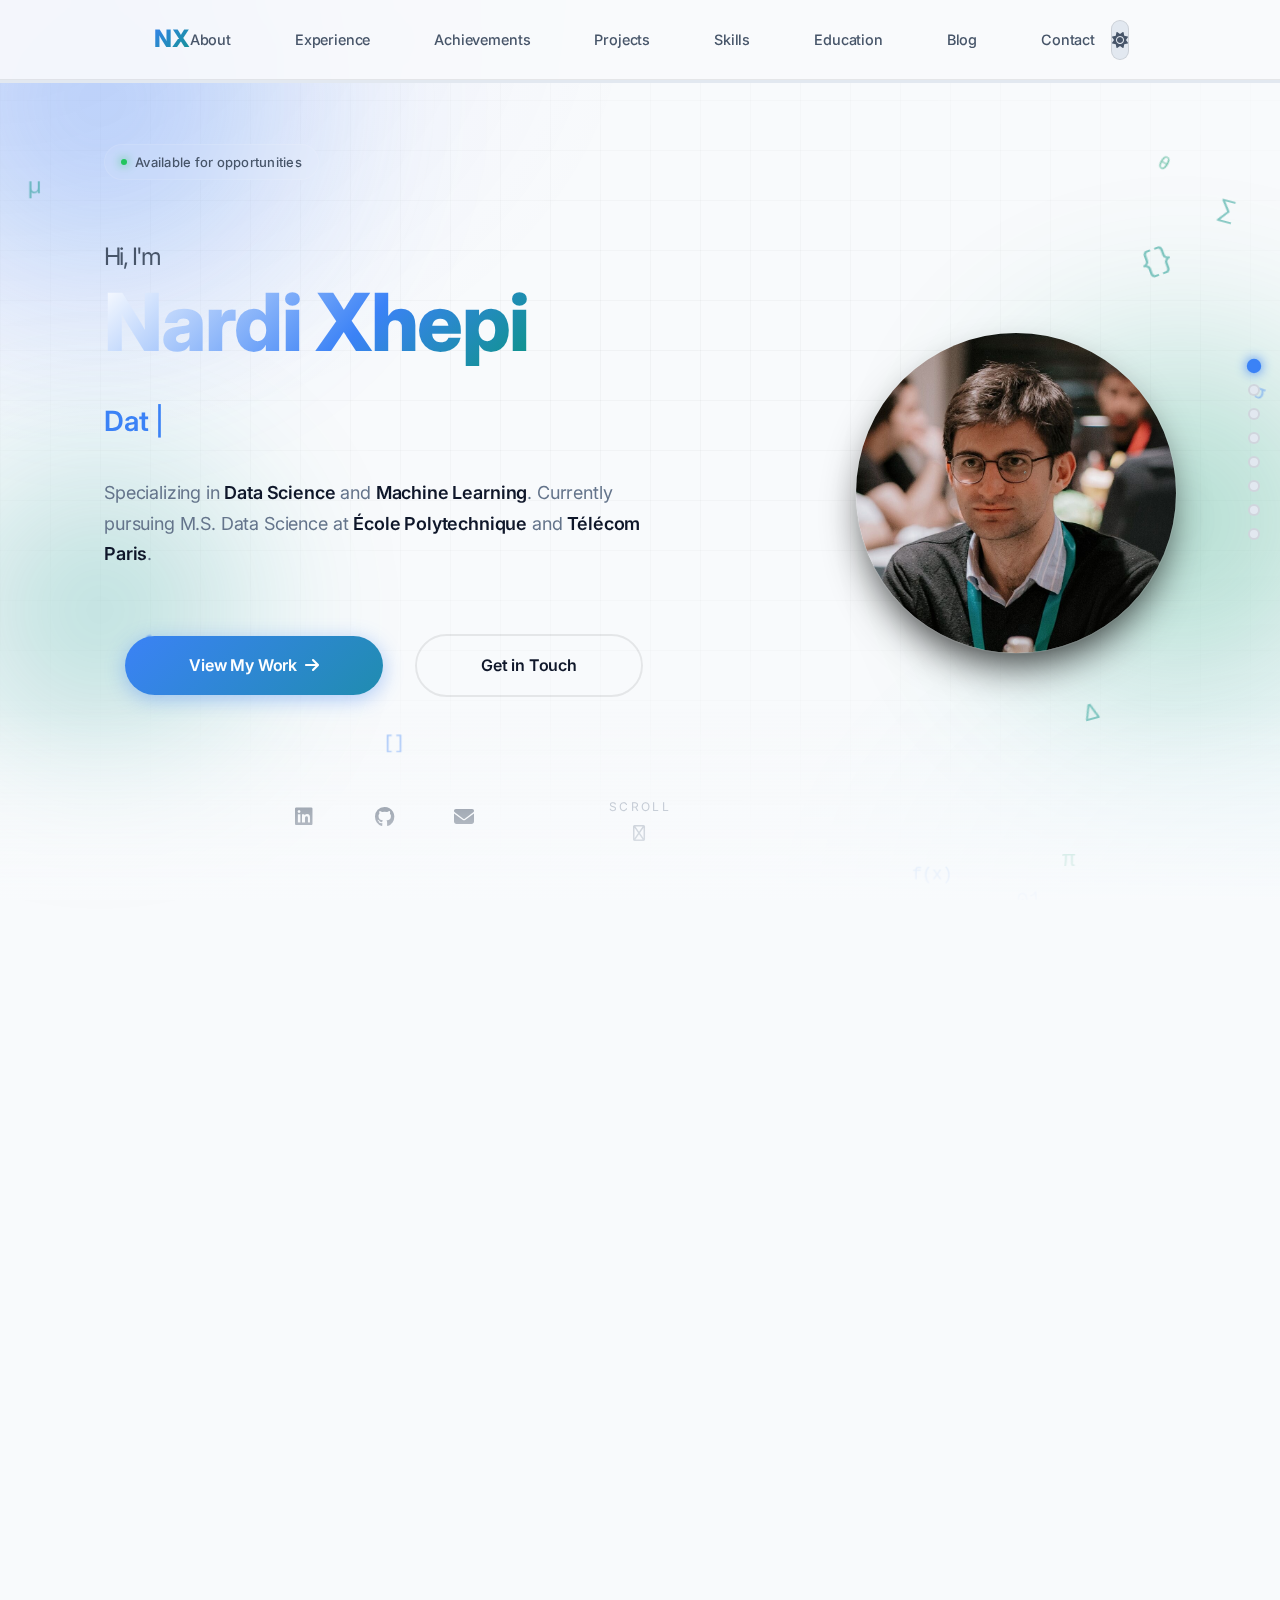
<file: index.html>
<!DOCTYPE html>
<html lang="en">

<head>
    <meta charset="UTF-8">
    <meta name="viewport" content="width=device-width, initial-scale=1.0">
    <meta name="description"
        content="Nardi Xhepi - Data Scientist & ML Engineer specializing in LLMs, RAG Pipelines, and Time Series Analysis">
    <meta name="keywords" content="Data Science, Machine Learning, LLM, RAG, Time Series, Python, PyTorch">
    <meta name="author" content="Nardi Xhepi">
    <title>Nardi Xhepi | Data Scientist & ML Engineer</title>

    <!-- Fonts -->
    <link rel="preconnect" href="https://fonts.googleapis.com">
    <link rel="preconnect" href="https://fonts.gstatic.com" crossorigin>
    <link
        href="https://fonts.googleapis.com/css2?family=Inter:wght@300;400;500;600;700;800&family=JetBrains+Mono:wght@400;500&display=swap"
        rel="stylesheet">

    <!-- Font Awesome -->
    <link rel="stylesheet" href="https://cdnjs.cloudflare.com/ajax/libs/font-awesome/6.5.1/css/all.min.css">

    <!-- Styles -->
    <link rel="stylesheet" href="assets/css/main.css">
</head>

<body>
    <!-- Visual Continuity Elements -->
    <div class="scroll-progress">
        <div class="scroll-progress-bar" id="scroll-progress"></div>
    </div>

    <!-- Flowing gradient orbs -->
    <div class="flow-orb flow-orb-1" id="orb1"></div>
    <div class="flow-orb flow-orb-2" id="orb2"></div>
    <div class="flow-orb flow-orb-3" id="orb3"></div>

    <!-- Background mesh -->
    <div class="gradient-mesh"></div>

    <!-- Floating Quick Navigation -->
    <nav class="floating-nav" id="floating-nav">
        <button class="floating-nav-dot active" data-section="hero" data-label="Home" aria-label="Go to Home"></button>
        <button class="floating-nav-dot" data-section="about" data-label="About" aria-label="Go to About"></button>
        <button class="floating-nav-dot" data-section="experience" data-label="Experience"
            aria-label="Go to Experience"></button>
        <button class="floating-nav-dot" data-section="projects" data-label="Projects"
            aria-label="Go to Projects"></button>
        <button class="floating-nav-dot" data-section="achievements" data-label="Achievements"
            aria-label="Go to Achievements"></button>
        <button class="floating-nav-dot" data-section="skills" data-label="Skills" aria-label="Go to Skills"></button>
        <button class="floating-nav-dot" data-section="education" data-label="Education"
            aria-label="Go to Education"></button>
        <button class="floating-nav-dot" data-section="contact" data-label="Contact"
            aria-label="Go to Contact"></button>
    </nav>

    <!-- Navigation -->
    <nav class="navbar" id="navbar">
        <div class="nav-container">
            <a href="#" class="nav-logo">
                <span class="logo-text">NX</span>
            </a>
            <ul class="nav-menu" id="nav-menu">
                <li><a href="#about" class="nav-link">About</a></li>
                <li><a href="#experience" class="nav-link">Experience</a></li>
                <li><a href="#achievements" class="nav-link">Achievements</a></li>
                <li><a href="#projects" class="nav-link">Projects</a></li>
                <li><a href="#skills" class="nav-link">Skills</a></li>
                <li><a href="#education" class="nav-link">Education</a></li>
                <li><a href="blog.html" class="nav-link">Blog</a></li>
                <li><a href="#contact" class="nav-link">Contact</a></li>
            </ul>
            <button class="theme-toggle" id="theme-toggle" aria-label="Toggle theme">
                <i class="fas fa-moon" id="theme-icon"></i>
            </button>
            <button class="nav-toggle" id="nav-toggle" aria-label="Toggle navigation">
                <span class="hamburger"></span>
            </button>
        </div>
    </nav>

    <!-- Hero Section -->
    <section class="hero" id="hero">
        <div class="hero-bg">
            <div class="hero-gradient"></div>
            <div class="hero-grid"></div>
            <!-- Subtle Data Science Nodes - positioned at edges only -->
            <!-- 3D Data Science Symbol Cloud -->
            <div class="data-cloud">
                <div class="cloud-wrapper">
                    <div class="ds-symbol s1">∑</div>
                    <div class="ds-symbol s2">∫</div>
                    <div class="ds-symbol s3">π</div>
                    <div class="ds-symbol s4">µ</div>
                    <div class="ds-symbol s5">σ</div>
                    <div class="ds-symbol s6">λ</div>
                    <div class="ds-symbol s7">Δ</div>
                    <div class="ds-symbol s8">∇</div>
                    <div class="ds-symbol s9">θ</div>
                    <div class="ds-symbol s10">ε</div>
                    <div class="ds-symbol s11">f(x)</div>
                    <div class="ds-symbol s12">!=</div>
                    <div class="ds-symbol s13">{}</div>
                    <div class="ds-symbol s14">[]</div>
                    <div class="ds-symbol s15">&lt;/&gt;</div>
                    <div class="ds-symbol s16">#</div>
                    <div class="ds-symbol s17">01</div>
                    <div class="ds-symbol s18">β</div>
                    <div class="ds-symbol s19">∞</div>
                    <div class="ds-symbol s20">≈</div>
                </div>
            </div>
        </div>
        <div class="hero-wrapper">
            <div class="hero-content">
                <div class="hero-badge">
                    <span class="badge-dot"></span>
                    Available for opportunities
                </div>
                <h1 class="hero-title">
                    <span class="greeting">Hi, I'm</span>
                    <span class="name">Nardi Xhepi</span>
                </h1>
                <p class="hero-subtitle">
                    <span class="typed-text">Data Scientist</span>
                    <span class="cursor">|</span>
                </p>
                <p class="hero-description">
                    Specializing in <strong>Data Science</strong> and <strong>Machine Learning</strong>.
                    Currently pursuing M.S. Data Science at <strong>École Polytechnique</strong> and <strong>Télécom
                        Paris</strong>.
                </p>
                <div class="hero-cta">
                    <a href="#projects" class="btn btn-primary">
                        <span>View My Work</span>
                        <i class="fas fa-arrow-right"></i>
                    </a>
                    <a href="#contact" class="btn btn-secondary">
                        <span>Get in Touch</span>
                    </a>
                </div>
                <div class="hero-social">
                    <a href="https://www.linkedin.com/in/nardi-xhepi/" target="_blank" rel="noopener"
                        aria-label="LinkedIn">
                        <i class="fab fa-linkedin"></i>
                    </a>
                    <a href="https://github.com/nardi-xhepi" target="_blank" rel="noopener" aria-label="GitHub">
                        <i class="fab fa-github"></i>
                    </a>
                    <a href="mailto:nardi.xhepi@polytechnique.edu" aria-label="Email">
                        <i class="fas fa-envelope"></i>
                    </a>
                </div>
            </div>
            <div class="hero-photo" id="hero-photo">
                <div class="hero-photo-frame">
                    <img src="assets/images/photo_n.jpg" alt="Nardi Xhepi">
                    <div class="hero-photo-glow"></div>
                </div>
            </div>
        </div>
        </div>
        <div class="hero-scroll">
            <a href="#about" class="scroll-indicator">
                <span>Scroll</span>
                <i class="fas fa-chevron-down"></i>
            </a>
        </div>
    </section>

    <!-- About Section -->
    <section class="section about" id="about">
        <div class="container">
            <div class="section-header">
                <span class="section-tag">Introduction</span>
                <h2 class="section-title">About Me</h2>
            </div>
            <div class="about-content">
                <div class="about-image" id="about-photo-target">
                    <div class="image-frame">
                        <div class="image-placeholder">
                            <img src="assets/images/photo_n.jpg" alt="Nardi Xhepi">
                        </div>
                        <div class="image-decoration"></div>
                    </div>
                </div>
                <div class="about-text">
                    <p class="about-intro">
                        I'm a <strong>Data Scientist</strong> and <strong>Machine Learning Engineer</strong> passionate
                        about
                        building intelligent systems that solve real-world problems.
                    </p>
                    <div class="about-stats">
                        <div class="stat">
                            <span class="stat-number">2+</span>
                            <span class="stat-label">Years Experience</span>
                        </div>
                        <div class="stat">
                            <span class="stat-number">3</span>
                            <span class="stat-label">Hackathon Awards</span>
                        </div>
                        <div class="stat">
                            <span class="stat-number">5</span>
                            <span class="stat-label">Spoken Languages</span>
                        </div>
                    </div>
                </div>
            </div>
        </div>
    </section>

    <!-- Experience Section -->
    <section class="section experience" id="experience">
        <div class="container">
            <div class="section-header experience-header-flex">
                <div class="header-content">
                    <span class="section-tag">Career</span>
                    <h2 class="section-title">Experience</h2>
                </div>
                <a href="assets/CV.pdf" class="resume-btn" target="_blank" aria-label="Download Resume">
                    <i class="fas fa-file-pdf"></i>
                    <span>Download CV</span>
                </a>
            </div>
            <div class="xp-carousel-container">
                <div class="xp-track" id="experience-track">
                    <!-- Dassault Systèmes -->
                    <article class="experience-card glass-card xp-slide active">
                        <div class="company-logo">
                            <img src="assets/images/logo_dassault.png" alt="Dassault Systèmes">
                        </div>
                        <div class="experience-content">
                            <div class="experience-header">
                                <div>
                                    <h3>Research Scientist Intern</h3>
                                    <span class="company-name">Dassault Systèmes</span>
                                </div>
                                <span class="experience-date">Feb 2025 – Aug 2025</span>
                            </div>
                            <p class="experience-role">LLM & AI Agents – ENOVIA</p>
                            <ul class="experience-details">
                                <li>Engineered next-gen Generative AI features for ENOVIA, designing <strong>RAG
                                        pipelines</strong> backed by Qdrant and domain-specific Knowledge Graphs</li>
                                <li>Benchmarked multiple open-weights models (Mistral Small, SmolLM 3B, Llama 3.1) for
                                    entity extraction tasks</li>
                                <li>Implemented hybrid retrieval strategies combining BM25 with early and late
                                    interaction
                                    mechanisms</li>
                            </ul>
                            <div class="experience-tags">
                                <span class="tag">LLM</span>
                                <span class="tag">RAG</span>
                                <span class="tag">Knowledge Graphs</span>
                                <span class="tag">Qdrant</span>
                            </div>
                        </div>
                    </article>

                    <!-- EDF -->
                    <article class="experience-card glass-card xp-slide">
                        <div class="company-logo">
                            <img src="assets/images/logo_edf.png" alt="EDF">
                        </div>
                        <div class="experience-content">
                            <div class="experience-header">
                                <div>
                                    <h3>Research Scientist Intern</h3>
                                    <span class="company-name">Électricité de France (EDF)</span>
                                </div>
                                <span class="experience-date">July 2024 – Jan 2025</span>
                            </div>
                            <p class="experience-role">Anomaly Detection Algorithms at DOAAT</p>
                            <ul class="experience-details">
                                <li>Designed ensemble-based anomaly detection algorithms improving <strong>AUC-PR by
                                        15%</strong>, potentially preventing €60M in annual losses</li>
                                <li>Worked on time series analysis and feature-based latent space representation</li>
                                <li>Developed ensemble methods that outperformed previous approaches on EDF's time
                                    series
                                    anomaly detection</li>
                            </ul>
                            <div class="experience-tags">
                                <span class="tag">Time Series</span>
                                <span class="tag">Anomaly Detection</span>
                                <span class="tag">Ensemble Methods</span>
                                <span class="tag">Python</span>
                            </div>
                        </div>
                    </article>
                </div>

                <!-- Carousel Controls -->
                <div class="xp-controls">
                    <button class="xp-btn xp-prev" aria-label="Previous Experience">
                        <i class="fas fa-arrow-left"></i>
                    </button>
                    <div class="xp-indicators">
                        <div class="xp-progress-bar">
                            <div class="xp-progress-fill" id="xp-progress-fill"></div>
                        </div>
                        <span class="xp-count" id="xp-count">1 / 2</span>
                    </div>
                    <button class="xp-btn xp-next" aria-label="Next Experience">
                        <i class="fas fa-arrow-right"></i>
                    </button>
                </div>
            </div>
        </div>
    </section>

    <!-- Achievements Section -->
    <section class="section achievements" id="achievements">
        <div class="container">
            <div class="section-header">
                <span class="section-tag">Recognition</span>
                <h2 class="section-title">Achievements</h2>
            </div>
            <div class="achievements-grid">
                <!-- BendingSpoons -->
                <article class="achievement-card glass-card">
                    <div class="achievement-logo white-bg fill-container">
                        <img src="assets/images/logo_bs.jpg" alt="BendingSpoons">
                    </div>
                    <div class="achievement-content">
                        <h3>BendingSpoons First Ascent</h3>
                        <span class="achievement-date">November 2025 • Milan, Italy</span>
                        <p>Selected among the <strong>top 20 students in France</strong> to participate in
                            BendingSpoons' exclusive First Ascent event.</p>
                    </div>
                </article>

                <!-- D4GEN -->
                <article class="achievement-card glass-card">
                    <div class="achievement-logo fill-container">
                        <img src="assets/images/logo_d4g.png" alt="D4GEN">
                    </div>
                    <div class="achievement-content">
                        <h3>D4GEN Hackathon Genopole</h3>
                        <span class="achievement-date">May 2025 • 2nd Place</span>
                        <p>Biotechnology competition for patient-specific breast cancer treatment solution, competing
                            against 100+ researchers.</p>
                    </div>
                </article>

                <!-- Hi!Paris -->
                <article class="achievement-card glass-card">
                    <div class="achievement-logo white-bg">
                        <img src="assets/images/logo_hiparis.png" alt="Hi!Paris">
                    </div>
                    <div class="achievement-content">
                        <h3>Hi!Paris Hackathon</h3>
                        <span class="achievement-date">2024 & 2025 • Technical Excellence Award</span>
                        <p><strong>2x Winner</strong> – Achieved the highest technical score both years using advanced
                            ML ensemble methods.</p>
                        <div class="certificate-links">
                            <a href="https://www.smartcertificate.com/SmartCertificate/?1%7c49786939-fdaa-4724-975d-cbba7d676dc1%7c775f0fec-e805-468c-9b5b-d86bbdcfa2a3"
                                target="_blank" rel="noopener" class="certificate-badge">
                                <i class="fas fa-certificate"></i> 2024 Certificate
                            </a>
                            <a href="https://www.smartcertificate.com/SmartCertificate/?1%7c168e2cc0-3f0e-407b-8596-2d390290747e%7c6146f825-93ea-4610-ae59-2ae5f9b462b6"
                                target="_blank" rel="noopener" class="certificate-badge">
                                <i class="fas fa-certificate"></i> 2025 Certificate
                            </a>
                        </div>
                    </div>
                </article>
            </div>
        </div>
    </section>

    <!-- Projects Section -->
    <section class="section projects" id="projects">
        <div class="container">
            <div class="section-header">
                <span class="section-tag">Portfolio</span>
                <h2 class="section-title">Featured Projects</h2>
            </div>
            <div class="project-filters">
                <button class="filter-btn active" data-filter="all">All</button>
                <button class="filter-btn" data-filter="llm">LLM & NLP</button>
                <button class="filter-btn" data-filter="timeseries">Time Series</button>
                <button class="filter-btn" data-filter="ml">Machine Learning</button>
            </div>
            <div class="projects-grid">
                <article class="project-card glass-card" data-category="llm">
                    <div class="project-image">
                        <div class="project-placeholder">
                            <i class="fas fa-robot"></i>
                        </div>
                        <div class="project-overlay">
                            <a href="#" class="project-link" aria-label="View Project">
                                <i class="fas fa-external-link-alt"></i>
                            </a>
                            <a href="#" class="project-link" aria-label="View Code">
                                <i class="fab fa-github"></i>
                            </a>
                        </div>
                    </div>
                    <div class="project-content">
                        <h3>RAG Pipeline for Enterprise Search</h3>
                        <p>Built a production-ready RAG system using Qdrant vector database and domain-specific
                            knowledge graphs for intelligent document retrieval.</p>
                        <div class="project-tags">
                            <span class="tag">Python</span>
                            <span class="tag">LangChain</span>
                            <span class="tag">Qdrant</span>
                        </div>
                    </div>
                </article>

                <article class="project-card glass-card" data-category="timeseries">
                    <div class="project-image">
                        <div class="project-placeholder">
                            <i class="fas fa-chart-line"></i>
                        </div>
                        <div class="project-overlay">
                            <a href="#" class="project-link" aria-label="View Project">
                                <i class="fas fa-external-link-alt"></i>
                            </a>
                            <a href="#" class="project-link" aria-label="View Code">
                                <i class="fab fa-github"></i>
                            </a>
                        </div>
                    </div>
                    <div class="project-content">
                        <h3>Ensemble Anomaly Detection</h3>
                        <p>Developed ensemble methods for power system anomaly detection, achieving 15% AUC-PR
                            improvement and preventing potential €60M losses.</p>
                        <div class="project-tags">
                            <span class="tag">PyTorch</span>
                            <span class="tag">Scikit-learn</span>
                            <span class="tag">Time Series</span>
                        </div>
                    </div>
                </article>

                <article class="project-card glass-card" data-category="ml">
                    <div class="project-image">
                        <div class="project-placeholder">
                            <i class="fas fa-water"></i>
                        </div>
                        <div class="project-overlay">
                            <a href="#" class="project-link" aria-label="View Project">
                                <i class="fas fa-external-link-alt"></i>
                            </a>
                            <a href="#" class="project-link" aria-label="View Code">
                                <i class="fab fa-github"></i>
                            </a>
                        </div>
                    </div>
                    <div class="project-content">
                        <h3>Groundwater Level Prediction</h3>
                        <p>Hi!Paris Hackathon winner: Stacking ensemble approach achieving highest F1 score on
                            groundwater level predictions.</p>
                        <div class="project-tags">
                            <span class="tag">XGBoost</span>
                            <span class="tag">Ensemble</span>
                            <span class="tag">Python</span>
                        </div>
                    </div>
                </article>

                <article class="project-card glass-card" data-category="ml">
                    <div class="project-image">
                        <div class="project-placeholder">
                            <i class="fas fa-dna"></i>
                        </div>
                        <div class="project-overlay">
                            <a href="#" class="project-link" aria-label="View Project">
                                <i class="fas fa-external-link-alt"></i>
                            </a>
                            <a href="#" class="project-link" aria-label="View Code">
                                <i class="fab fa-github"></i>
                            </a>
                        </div>
                    </div>
                    <div class="project-content">
                        <h3>Breast Cancer Treatment Optimization</h3>
                        <p>D4GEN Hackathon finalist: Patient-specific breast cancer treatment solution using ML for
                            personalized medicine.</p>
                        <div class="project-tags">
                            <span class="tag">Biotech</span>
                            <span class="tag">ML</span>
                            <span class="tag">Healthcare</span>
                        </div>
                    </div>
                </article>

                <article class="project-card glass-card" data-category="timeseries llm">
                    <div class="project-image">
                        <div class="project-placeholder">
                            <i class="fas fa-rocket"></i>
                        </div>
                        <div class="project-overlay">
                            <a href="#" class="project-link" aria-label="View Project">
                                <i class="fas fa-external-link-alt"></i>
                            </a>
                            <a href="#" class="project-link" aria-label="View Code">
                                <i class="fab fa-github"></i>
                            </a>
                        </div>
                    </div>
                    <div class="project-content">
                        <h3>Autonomous Moon Lander</h3>
                        <p>Reinforcement learning implementation using Augmented Random Search in Java, simulating
                            autonomous lunar landing.</p>
                        <div class="project-tags">
                            <span class="tag">Java</span>
                            <span class="tag">RL</span>
                            <span class="tag">Simulation</span>
                        </div>
                    </div>
                </article>
            </div>
        </div>
    </section>

    <!-- Skills Section -->
    <section class="section skills" id="skills">
        <div class="container">
            <div class="section-header">
                <span class="section-tag">Expertise</span>
                <h2 class="section-title">Skills & Technologies</h2>
            </div>
            <div class="skills-grid">
                <div class="skill-category glass-card">
                    <div class="skill-icon">
                        <i class="fas fa-brain"></i>
                    </div>
                    <h3>AI & Machine Learning</h3>
                    <div class="skill-tags">
                        <span class="skill-tag">Python</span>
                        <span class="skill-tag">PyTorch</span>
                        <span class="skill-tag">TensorFlow</span>
                        <span class="skill-tag">Transformers</span>
                        <span class="skill-tag">Scikit-learn</span>
                        <span class="skill-tag">Time Series</span>
                        <span class="skill-tag">Optimization</span>
                    </div>
                </div>

                <div class="skill-category glass-card">
                    <div class="skill-icon">
                        <i class="fas fa-robot"></i>
                    </div>
                    <h3>Generative AI & Data</h3>
                    <div class="skill-tags">
                        <span class="skill-tag">LLMs</span>
                        <span class="skill-tag">RAG Pipelines</span>
                        <span class="skill-tag">AI Agents</span>
                        <span class="skill-tag">Knowledge Graphs</span>
                        <span class="skill-tag">Qdrant</span>
                        <span class="skill-tag">Streamlit</span>
                    </div>
                </div>

                <div class="skill-category glass-card">
                    <div class="skill-icon">
                        <i class="fas fa-code"></i>
                    </div>
                    <h3>Development Tools</h3>
                    <div class="skill-tags">
                        <span class="skill-tag">Git</span>
                        <span class="skill-tag">GitHub</span>
                        <span class="skill-tag">Bash</span>
                        <span class="skill-tag">Linux</span>
                        <span class="skill-tag">Docker</span>
                    </div>
                </div>

                <div class="skill-category glass-card">
                    <div class="skill-icon">
                        <i class="fas fa-globe"></i>
                    </div>
                    <h3>Languages</h3>
                    <div class="skill-tags">
                        <span class="skill-tag">French (Fluent)</span>
                        <span class="skill-tag">English (Fluent)</span>
                        <span class="skill-tag">Albanian (Fluent)</span>
                        <span class="skill-tag">Italian (Intermediate)</span>
                        <span class="skill-tag">German (Basic)</span>
                    </div>
                </div>
            </div>
        </div>
    </section>

    <!-- Education Section -->
    <section class="section education" id="education">
        <div class="container">
            <div class="section-header">
                <span class="section-tag">Background</span>
                <h2 class="section-title">Education</h2>
            </div>
            <div class="education-grid">
                <!-- École Polytechnique -->
                <article class="education-card glass-card">
                    <div class="education-logo fill-container">
                        <img src="assets/images/logo_x.jpg" alt="École Polytechnique">
                    </div>
                    <div class="education-content">
                        <h3>École Polytechnique</h3>
                        <p class="education-degree">Master in Data Science</p>
                        <span class="education-date">Sept 2024 – Present • Saclay, France</span>
                        <p class="education-details">Deep Learning for Time Series, Optimization for Data Science,
                            Statistical Learning Theory, Data Stream Processing</p>
                    </div>
                </article>

                <!-- Telecom Paris -->
                <article class="education-card glass-card">
                    <div class="education-logo">
                        <img src="assets/images/logo_tp.png" alt="Telecom SudParis">
                    </div>
                    <div class="education-content">
                        <h3>Télécom Paris</h3>
                        <p class="education-degree">Master in AI</p>
                        <span class="education-date">Sept 2025 – Present • Palaiseau, France</span>
                        <p class="education-details">Deep Learning, Generative AI,Reinforcement Learning</p>
                    </div>
                </article>

                <!-- Telecom SudParis -->
                <article class="education-card glass-card">
                    <div class="education-logo">
                        <img src="assets/images/logo_tsp.svg" alt="Telecom SudParis">
                    </div>
                    <div class="education-content">
                        <h3>Telecom SudParis</h3>
                        <p class="education-degree">Computer Science & Data Science</p>
                        <span class="education-date">Sept 2022 – Present • Évry, France</span>
                        <p class="education-details">Machine Learning, Deep Learning, Reinforcement Learning, Algorithms
                            & Data Structures</p>
                    </div>
                </article>

                <!-- Lycée Saint-Louis -->
                <article class="education-card glass-card">
                    <div class="education-logo">
                        <img src="assets/images/lycee.png" alt="Lycée Saint-Louis">
                    </div>
                    <div class="education-content">
                        <h3>Lycée Saint-Louis</h3>
                        <p class="education-degree">Preparatory Classes (CPGE)</p>
                        <span class="education-date">Sept 2019 – Sept 2022 • Paris, France</span>
                        <p class="education-details">Mathematics & Physics intensive program. Research: Autonomous moon
                            lander using RL.</p>
                    </div>
                </article>
            </div>
        </div>
    </section>

    <!-- Contact Section -->
    <section class="section contact" id="contact">
        <div class="container">
            <div class="section-header">
                <span class="section-tag">Get in Touch</span>
                <h2 class="section-title">Let's Connect</h2>
            </div>
            <div class="contact-content" style="display: flex; justify-content: center;">
                <div class="contact-info" style="text-align: center; max-width: 600px;">
                    <p class="contact-intro">
                        I'm always open to discussing new opportunities, interesting projects,
                        or potential collaborations in data science and machine learning.
                    </p>
                    <div class="contact-methods">
                        <a href="mailto:nardi.xhepi@polytechnique.edu" class="contact-method">
                            <i class="fas fa-envelope"></i>
                            <span>nardi.xhepi@polytechnique.edu</span>
                        </a>
                        <a href="https://www.linkedin.com/in/nardi-xhepi/" target="_blank" rel="noopener"
                            class="contact-method">
                            <i class="fab fa-linkedin"></i>
                            <span>linkedin.com/in/nardi-xhepi</span>
                        </a>
                        <a href="https://github.com/nardi-xhepi" target="_blank" rel="noopener" class="contact-method">
                            <i class="fab fa-github"></i>
                            <span>github.com/nardi-xhepi</span>
                        </a>
                    </div>
                </div>
            </div>
        </div>
    </section>

    <!-- Footer -->
    <footer class="footer">
        <div class="container">
            <div class="footer-content">
                <div class="footer-brand">
                    <span class="logo-text">NX</span>
                    <p>Data Scientist & ML Engineer</p>
                </div>
                <div class="footer-links">
                    <a href="#about">About</a>
                    <a href="#experience">Experience</a>
                    <a href="#projects">Projects</a>
                    <a href="#blog">Blog</a>
                    <a href="#contact">Contact</a>
                </div>
                <div class="footer-social">
                    <a href="https://www.linkedin.com/in/nardi-xhepi/" target="_blank" rel="noopener"
                        aria-label="LinkedIn">
                        <i class="fab fa-linkedin"></i>
                    </a>
                    <a href="https://github.com/nardi-xhepi" target="_blank" rel="noopener" aria-label="GitHub">
                        <i class="fab fa-github"></i>
                    </a>
                    <a href="mailto:nardi.xhepi@polytechnique.edu" aria-label="Email">
                        <i class="fas fa-envelope"></i>
                    </a>
                </div>
            </div>
            <div class="footer-bottom">
                <p>&copy; 2025 Nardi Xhepi. All rights reserved.</p>
                <p class="footer-note">Built with ❤️ and a lot of ☕</p>
            </div>
        </div>
    </footer>

    <!-- Scripts -->
    <script src="assets/js/main.js"></script>
</body>

</html>
</file>
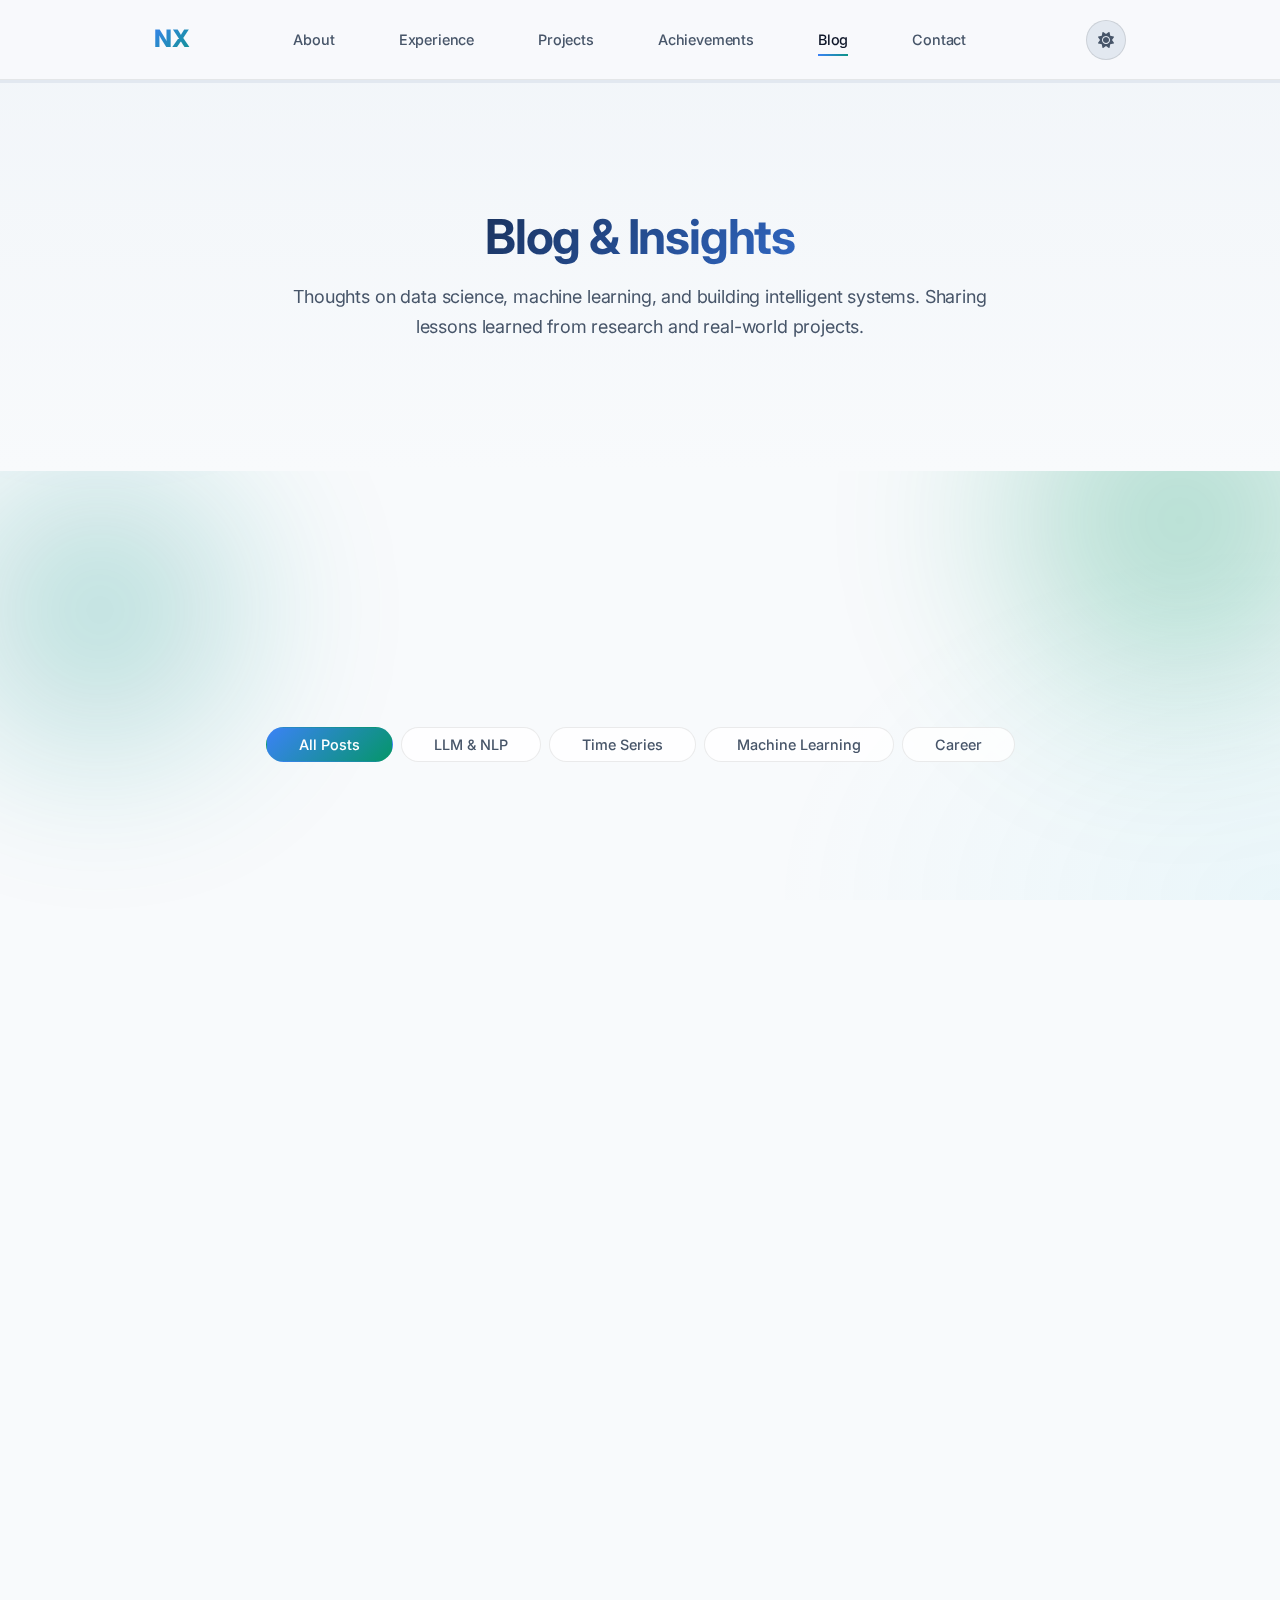
<file: blog.html>
<!DOCTYPE html>
<html lang="en">

<head>
    <meta charset="UTF-8">
    <meta name="viewport" content="width=device-width, initial-scale=1.0">
    <meta name="description"
        content="Blog posts by Nardi Xhepi - Insights on Data Science, Machine Learning, LLMs, and Time Series Analysis">
    <meta name="author" content="Nardi Xhepi">
    <title>Blog | Nardi Xhepi - Data Scientist</title>

    <!-- Fonts -->
    <link rel="preconnect" href="https://fonts.googleapis.com">
    <link rel="preconnect" href="https://fonts.gstatic.com" crossorigin>
    <link
        href="https://fonts.googleapis.com/css2?family=Inter:wght@300;400;500;600;700;800&family=JetBrains+Mono:wght@400;500&display=swap"
        rel="stylesheet">

    <!-- Font Awesome -->
    <link rel="stylesheet" href="https://cdnjs.cloudflare.com/ajax/libs/font-awesome/6.5.1/css/all.min.css">

    <!-- Styles -->
    <link rel="stylesheet" href="assets/css/main.css">
</head>

<body>
    <!-- Visual Continuity Elements -->
    <div class="scroll-progress">
        <div class="scroll-progress-bar" id="scroll-progress"></div>
    </div>

    <!-- Flowing gradient orbs -->
    <div class="flow-orb flow-orb-1" id="orb1"></div>
    <div class="flow-orb flow-orb-2" id="orb2"></div>
    <div class="flow-orb flow-orb-3" id="orb3"></div>

    <!-- Background mesh -->
    <div class="gradient-mesh"></div>

    <!-- Navigation -->
    <nav class="navbar" id="navbar">
        <div class="nav-container">
            <a href="index.html" class="nav-logo">
                <span class="logo-text">NX</span>
            </a>
            <ul class="nav-menu" id="nav-menu">
                <li><a href="index.html#about" class="nav-link">About</a></li>
                <li><a href="index.html#experience" class="nav-link">Experience</a></li>
                <li><a href="index.html#projects" class="nav-link">Projects</a></li>
                <li><a href="index.html#achievements" class="nav-link">Achievements</a></li>
                <li><a href="blog.html" class="nav-link active">Blog</a></li>
                <li><a href="index.html#contact" class="nav-link">Contact</a></li>
            </ul>
            <button class="theme-toggle" id="theme-toggle" aria-label="Toggle theme">
                <i class="fas fa-moon" id="theme-icon"></i>
            </button>
            <button class="nav-toggle" id="nav-toggle" aria-label="Toggle navigation">
                <span class="hamburger"></span>
            </button>
        </div>
    </nav>

    <!-- Blog Hero -->
    <section class="blog-hero">
        <div class="container">
            <div class="blog-hero-content">
                <h1>Blog & Insights</h1>
                <p>Thoughts on data science, machine learning, and building intelligent systems. Sharing lessons learned
                    from research and real-world projects.</p>
            </div>
        </div>
    </section>

    <!-- Blog Content -->
    <section class="section">
        <div class="container">
            <!-- Category Filters -->
            <div class="blog-categories">
                <button class="category-btn active" data-category="all">All Posts</button>
                <button class="category-btn" data-category="llm">LLM & NLP</button>
                <button class="category-btn" data-category="timeseries">Time Series</button>
                <button class="category-btn" data-category="ml">Machine Learning</button>
                <button class="category-btn" data-category="career">Career</button>
            </div>

            <!-- Blog Posts Grid -->
            <div class="blog-posts">
                <!-- No posts placeholder -->
                <div class="no-posts-message" style="grid-column: 1 / -1; text-align: center; padding: 4rem 1rem;">
                    <div style="font-size: 3rem; margin-bottom: 1rem; color: var(--color-text-muted);">
                        <i class="fas fa-pencil-alt"></i>
                    </div>
                    <h3>Insights Coming Soon</h3>
                    <p style="color: var(--color-text-secondary);">
                        I'm currently working on some detailed articles about LLMs, RAG, and Time Series.
                        <br>Stay tuned!
                    </p>
                </div>
            </div>
        </div>
    </section>



    <!-- Footer -->
    <footer class="footer">
        <div class="container">
            <div class="footer-content">
                <div class="footer-brand">
                    <span class="logo-text">NX</span>
                    <p>Data Scientist & ML Engineer</p>
                </div>
                <div class="footer-links">
                    <a href="index.html#about">About</a>
                    <a href="index.html#experience">Experience</a>
                    <a href="index.html#projects">Projects</a>
                    <a href="blog.html">Blog</a>
                    <a href="index.html#contact">Contact</a>
                </div>
                <div class="footer-social">
                    <a href="https://www.linkedin.com/in/nardi-xhepi/" target="_blank" rel="noopener"
                        aria-label="LinkedIn">
                        <i class="fab fa-linkedin"></i>
                    </a>
                    <a href="https://github.com/nardi-xhepi" target="_blank" rel="noopener" aria-label="GitHub">
                        <i class="fab fa-github"></i>
                    </a>
                    <a href="mailto:nardi.xhepi@polytechnique.edu" aria-label="Email">
                        <i class="fas fa-envelope"></i>
                    </a>
                </div>
            </div>
            <div class="footer-bottom">
                <p>&copy; 2025 Nardi Xhepi. All rights reserved.</p>
            </div>
        </div>
    </footer>

    <!-- Scripts -->
    <script src="assets/js/main.js"></script>
    <script>
        // Category Filter
        const categoryBtns = document.querySelectorAll('.category-btn');
        const blogPosts = document.querySelectorAll('.blog-post-card');

        categoryBtns.forEach(btn => {
            btn.addEventListener('click', () => {
                categoryBtns.forEach(b => b.classList.remove('active'));
                btn.classList.add('active');

                const category = btn.dataset.category;

                blogPosts.forEach(post => {
                    const postCategory = post.dataset.category;

                    if (category === 'all' || postCategory === category) {
                        post.style.display = 'block';
                        setTimeout(() => {
                            post.style.opacity = '1';
                            post.style.transform = 'translateY(0)';
                        }, 10);
                    } else {
                        post.style.opacity = '0';
                        post.style.transform = 'translateY(20px)';
                        setTimeout(() => {
                            post.style.display = 'none';
                        }, 300);
                    }
                });
            });
        });

        // Animate cards on load
        blogPosts.forEach((post, index) => {
            post.style.opacity = '0';
            post.style.transform = 'translateY(30px)';
            post.style.transition = 'opacity 0.6s ease, transform 0.6s ease';

            setTimeout(() => {
                post.style.opacity = '1';
                post.style.transform = 'translateY(0)';
            }, 100 + index * 100);
        });


    </script>
</body>

</html>
</file>
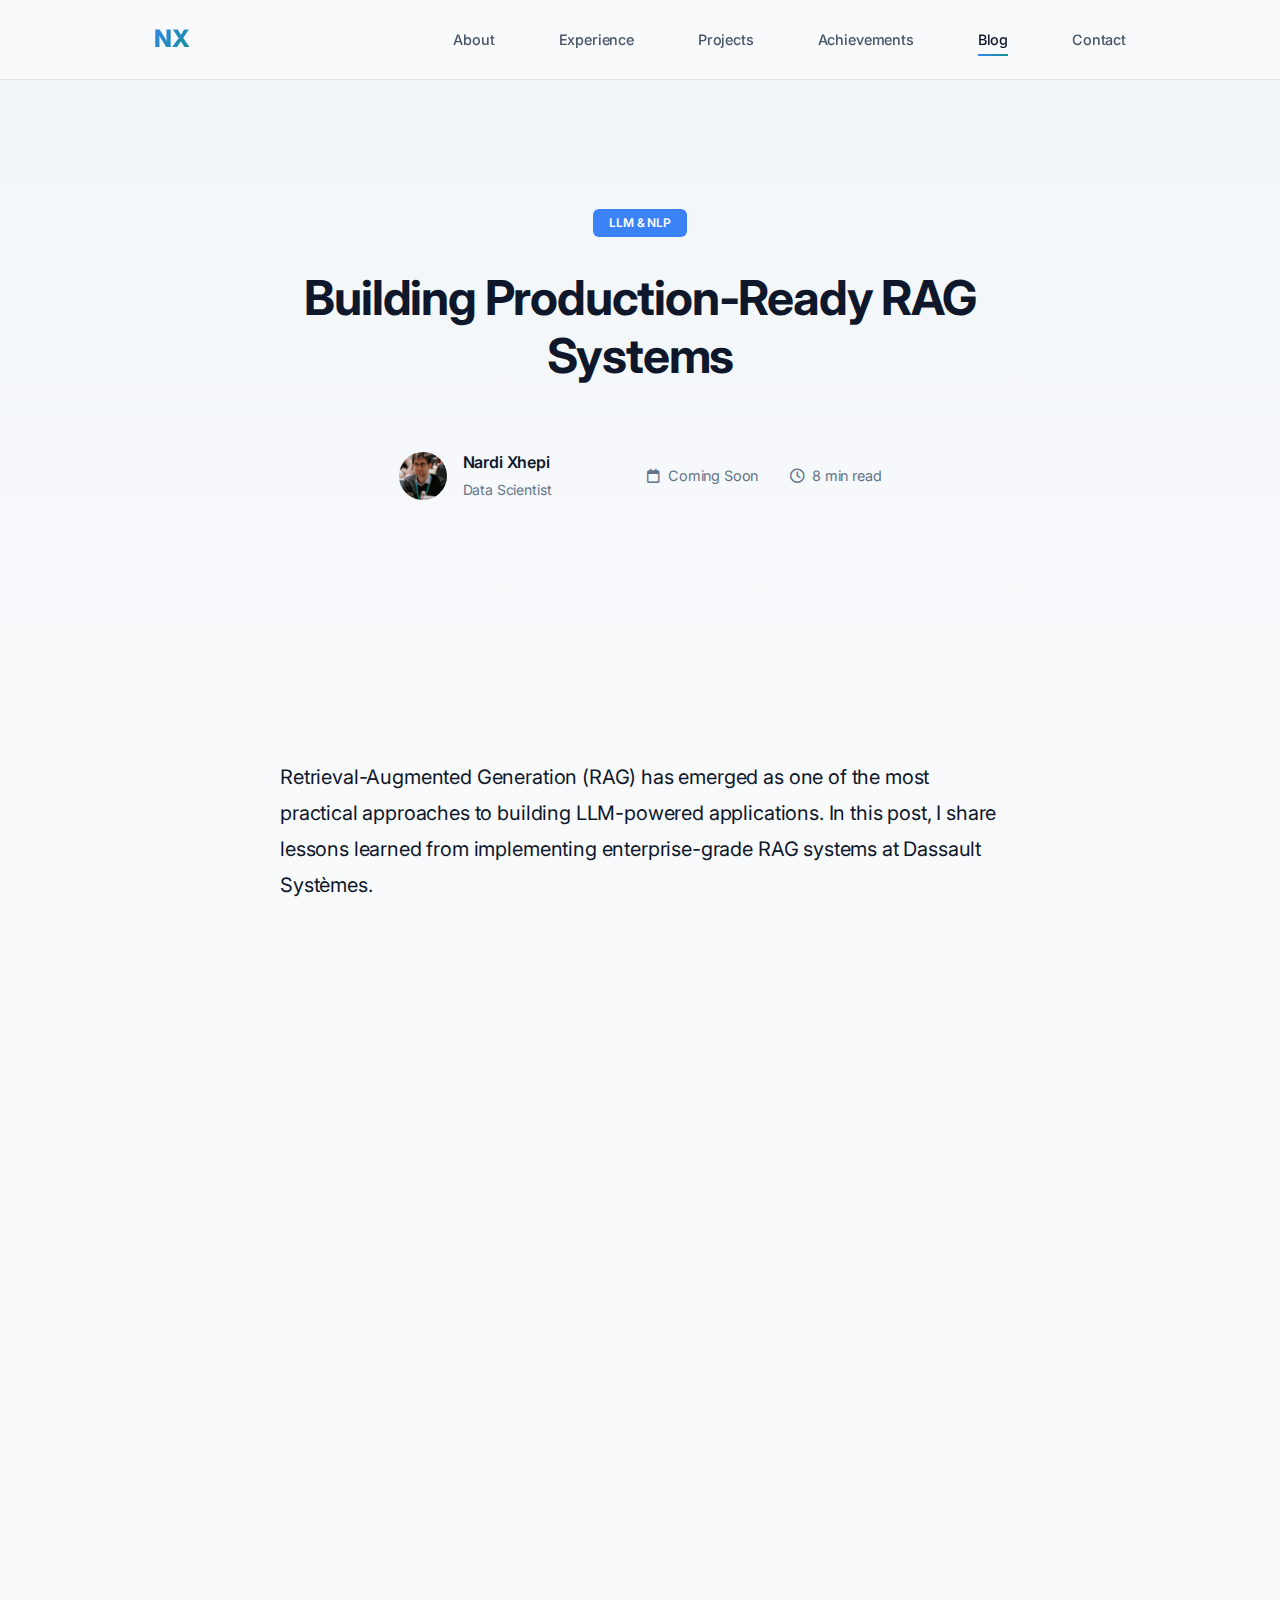
<file: blog/posts/_template.html>
<!DOCTYPE html>
<html lang="en">

<head>
    <meta charset="UTF-8">
    <meta name="viewport" content="width=device-width, initial-scale=1.0">
    <meta name="description"
        content="Building Production-Ready RAG Systems - A deep dive into designing scalable RAG pipelines with vector databases and knowledge graphs.">
    <meta name="author" content="Nardi Xhepi">
    <title>Building Production-Ready RAG Systems | Nardi Xhepi</title>

    <!-- Fonts -->
    <link rel="preconnect" href="https://fonts.googleapis.com">
    <link rel="preconnect" href="https://fonts.gstatic.com" crossorigin>
    <link
        href="https://fonts.googleapis.com/css2?family=Inter:wght@300;400;500;600;700;800&family=JetBrains+Mono:wght@400;500&display=swap"
        rel="stylesheet">

    <!-- Font Awesome -->
    <link rel="stylesheet" href="https://cdnjs.cloudflare.com/ajax/libs/font-awesome/6.5.1/css/all.min.css">

    <!-- Styles -->
    <link rel="stylesheet" href="../../assets/css/main.css">
    <link rel="stylesheet" href="../../assets/css/blog-post.css">
</head>

<body>
    <!-- Navigation -->
    <nav class="navbar" id="navbar">
        <div class="nav-container">
            <a href="../../index.html" class="nav-logo">
                <span class="logo-text">NX</span>
            </a>
            <ul class="nav-menu" id="nav-menu">
                <li><a href="../../index.html#about" class="nav-link">About</a></li>
                <li><a href="../../index.html#experience" class="nav-link">Experience</a></li>
                <li><a href="../../index.html#projects" class="nav-link">Projects</a></li>
                <li><a href="../../index.html#achievements" class="nav-link">Achievements</a></li>
                <li><a href="../../blog.html" class="nav-link active">Blog</a></li>
                <li><a href="../../index.html#contact" class="nav-link">Contact</a></li>
            </ul>
            <button class="nav-toggle" id="nav-toggle" aria-label="Toggle navigation">
                <span class="hamburger"></span>
            </button>
        </div>
    </nav>

    <!-- Blog Post -->
    <article class="blog-post">
        <header class="post-header">
            <div class="container">
                <span class="post-category">LLM & NLP</span>
                <h1 class="post-title">Building Production-Ready RAG Systems</h1>
                <div class="post-meta">
                    <div class="post-author">
                        <div class="author-avatar">
                            <img src="../../assets/images/photo_n.jpg" alt="Nardi Xhepi">
                        </div>
                        <div class="author-info">
                            <span class="author-name">Nardi Xhepi</span>
                            <span class="author-role">Data Scientist</span>
                        </div>
                    </div>
                    <div class="post-details">
                        <span><i class="far fa-calendar"></i> Coming Soon</span>
                        <span><i class="far fa-clock"></i> 8 min read</span>
                    </div>
                </div>
            </div>
        </header>

        <div class="post-content">
            <div class="container">
                <div class="post-body">
                    <p class="lead">
                        Retrieval-Augmented Generation (RAG) has emerged as one of the most practical approaches
                        to building LLM-powered applications. In this post, I share lessons learned from
                        implementing enterprise-grade RAG systems at Dassault Systèmes.
                    </p>

                    <h2>Introduction</h2>
                    <p>
                        Large Language Models are powerful, but they have limitations: they can hallucinate,
                        their knowledge is frozen at training time, and they can't access proprietary data.
                        RAG solves these problems by augmenting LLMs with external knowledge retrieval.
                    </p>

                    <h2>The Architecture</h2>
                    <p>
                        A production RAG system consists of several key components:
                    </p>
                    <ul>
                        <li><strong>Document Processing Pipeline</strong> - Ingesting, chunking, and embedding documents
                        </li>
                        <li><strong>Vector Database</strong> - Storing and searching embeddings efficiently</li>
                        <li><strong>Retrieval Strategy</strong> - Finding the most relevant context</li>
                        <li><strong>Generation Pipeline</strong> - Synthesizing answers from retrieved context</li>
                    </ul>

                    <h2>Hybrid Retrieval Strategies</h2>
                    <p>
                        Pure semantic search with vector embeddings isn't always enough. We found that
                        combining BM25 (lexical search) with dense retrieval significantly improves results,
                        especially for domain-specific terminology.
                    </p>

                    <div class="code-block">
                        <pre><code class="language-python"># Example: Hybrid retrieval with reciprocal rank fusion
def hybrid_search(query, k=10):
    bm25_results = bm25_index.search(query, k=k*2)
    semantic_results = vector_db.similarity_search(query, k=k*2)
    
    return reciprocal_rank_fusion([bm25_results, semantic_results], k=k)</code></pre>
                    </div>

                    <h2>Knowledge Graphs for Domain Context</h2>
                    <p>
                        For enterprise applications, we enhanced our RAG system with domain-specific
                        knowledge graphs. This allows the system to understand entity relationships
                        and provide more contextually accurate responses.
                    </p>

                    <blockquote>
                        <p>
                            "The best RAG systems don't just retrieve documents—they understand the
                            relationships between concepts in your domain."
                        </p>
                    </blockquote>

                    <h2>Key Takeaways</h2>
                    <ol>
                        <li>Start with a solid chunking strategy</li>
                        <li>Use hybrid retrieval for better recall</li>
                        <li>Implement re-ranking for precision</li>
                        <li>Add knowledge graphs for domain understanding</li>
                        <li>Monitor and iterate based on user feedback</li>
                    </ol>

                    <p>
                        <em>This post is coming soon. Stay tuned for the full article!</em>
                    </p>
                </div>

                <!-- Tags -->
                <div class="post-tags">
                    <span class="tag">RAG</span>
                    <span class="tag">LLM</span>
                    <span class="tag">Vector Database</span>
                    <span class="tag">Knowledge Graphs</span>
                    <span class="tag">Python</span>
                </div>

                <!-- Share -->
                <div class="post-share">
                    <span>Share this article:</span>
                    <div class="share-buttons">
                        <a href="#" aria-label="Share on Twitter"><i class="fab fa-twitter"></i></a>
                        <a href="#" aria-label="Share on LinkedIn"><i class="fab fa-linkedin"></i></a>
                        <a href="#" aria-label="Copy link"><i class="fas fa-link"></i></a>
                    </div>
                </div>

                <!-- Author Bio -->
                <div class="author-bio glass-card">
                    <div class="bio-avatar">
                        <img src="../../assets/images/photo_n.jpg" alt="Nardi Xhepi">
                    </div>
                    <div class="bio-content">
                        <h4>About the Author</h4>
                        <p>
                            Nardi Xhepi is a Data Scientist specializing in LLMs, RAG pipelines, and time series
                            analysis.
                            Currently pursuing a Master's in Data Science at École Polytechnique.
                        </p>
                        <div class="bio-social">
                            <a href="https://www.linkedin.com/in/nardi-xhepi/" target="_blank"><i
                                    class="fab fa-linkedin"></i></a>
                            <a href="https://github.com/nardi-xhepi" target="_blank"><i class="fab fa-github"></i></a>
                        </div>
                    </div>
                </div>

                <!-- Navigation -->
                <div class="post-navigation">
                    <a href="../../blog.html" class="nav-back">
                        <i class="fas fa-arrow-left"></i>
                        Back to Blog
                    </a>
                </div>
            </div>
        </div>
    </article>

    <!-- Footer -->
    <footer class="footer">
        <div class="container">
            <div class="footer-content">
                <div class="footer-brand">
                    <span class="logo-text">NX</span>
                    <p>Data Scientist & ML Engineer</p>
                </div>
                <div class="footer-links">
                    <a href="../../index.html#about">About</a>
                    <a href="../../index.html#experience">Experience</a>
                    <a href="../../index.html#projects">Projects</a>
                    <a href="../../blog.html">Blog</a>
                    <a href="../../index.html#contact">Contact</a>
                </div>
                <div class="footer-social">
                    <a href="https://www.linkedin.com/in/nardi-xhepi/" target="_blank" rel="noopener"
                        aria-label="LinkedIn">
                        <i class="fab fa-linkedin"></i>
                    </a>
                    <a href="https://github.com/nardi-xhepi" target="_blank" rel="noopener" aria-label="GitHub">
                        <i class="fab fa-github"></i>
                    </a>
                    <a href="mailto:nardi.xhepi@polytechnique.edu" aria-label="Email">
                        <i class="fas fa-envelope"></i>
                    </a>
                </div>
            </div>
            <div class="footer-bottom">
                <p>&copy; 2025 Nardi Xhepi. All rights reserved.</p>
            </div>
        </div>
    </footer>

    <!-- Scripts -->
    <script src="../../assets/js/main.js"></script>
</body>

</html>
</file>
<file: assets/css/blog-post.css>
/* ===================================
   BLOG POST STYLES
   Individual blog post page
   =================================== */

.blog-post {
    padding-top: var(--navbar-height);
}

/* Post Header */
.post-header {
    padding: var(--spacing-3xl) 0;
    background: linear-gradient(180deg, var(--color-bg-secondary) 0%, var(--color-bg-primary) 100%);
    text-align: center;
}

.post-category {
    display: inline-block;
    padding: var(--spacing-xs) var(--spacing-md);
    font-size: 0.75rem;
    font-weight: 600;
    text-transform: uppercase;
    background: var(--color-accent-primary);
    color: white;
    border-radius: var(--radius-sm);
    margin-bottom: var(--spacing-lg);
}

.post-title {
    font-size: clamp(2rem, 5vw, 3rem);
    font-weight: 700;
    color: var(--color-text-primary);
    max-width: 800px;
    margin: 0 auto var(--spacing-xl);
    line-height: 1.2;
}

.post-meta {
    display: flex;
    align-items: center;
    justify-content: center;
    gap: var(--spacing-2xl);
    flex-wrap: wrap;
}

.post-author {
    display: flex;
    align-items: center;
    gap: var(--spacing-md);
}

.author-avatar {
    width: 48px;
    height: 48px;
    border-radius: 50%;
    background: linear-gradient(135deg, var(--color-accent-primary), var(--color-accent-secondary));
    display: flex;
    align-items: center;
    justify-content: center;
    font-weight: 700;
    color: white;
    overflow: hidden;
}

.author-info {
    text-align: left;
}

.author-name {
    display: block;
    font-weight: 600;
    color: var(--color-text-primary);
}

.author-role {
    font-size: 0.875rem;
    color: var(--color-text-muted);
}

.post-details {
    display: flex;
    gap: var(--spacing-lg);
    color: var(--color-text-muted);
    font-size: 0.9rem;
}

.post-details i {
    margin-right: var(--spacing-xs);
}

/* Post Content */
.post-content {
    padding: var(--spacing-3xl) 0;
}

.post-body {
    max-width: 720px;
    margin: 0 auto;
    font-size: 1.125rem;
    line-height: 1.8;
    color: var(--color-text-secondary);
}

.post-body .lead {
    font-size: 1.25rem;
    color: var(--color-text-primary);
    margin-bottom: var(--spacing-2xl);
    padding-bottom: var(--spacing-xl);
    border-bottom: 1px solid var(--color-border);
}

.post-body h2 {
    font-size: 1.75rem;
    font-weight: 700;
    color: var(--color-text-primary);
    margin: var(--spacing-2xl) 0 var(--spacing-lg);
}

.post-body h3 {
    font-size: 1.375rem;
    font-weight: 600;
    color: var(--color-text-primary);
    margin: var(--spacing-xl) 0 var(--spacing-md);
}

.post-body p {
    margin-bottom: var(--spacing-lg);
}

.post-body strong {
    color: var(--color-text-primary);
}

.post-body a {
    color: var(--color-accent-primary);
    text-decoration: underline;
}

.post-body a:hover {
    color: var(--color-accent-tertiary);
}

.post-body ul,
.post-body ol {
    margin: var(--spacing-lg) 0;
    padding-left: var(--spacing-xl);
}

.post-body ul {
    list-style: disc;
}

.post-body ol {
    list-style: decimal;
}

.post-body li {
    margin-bottom: var(--spacing-sm);
}

.post-body blockquote {
    margin: var(--spacing-xl) 0;
    padding: var(--spacing-lg) var(--spacing-xl);
    border-left: 4px solid var(--color-accent-primary);
    background: var(--color-bg-card);
    border-radius: 0 var(--radius-md) var(--radius-md) 0;
    font-style: italic;
}

.post-body blockquote p {
    margin: 0;
    color: var(--color-text-primary);
}

/* Code Blocks */
.code-block {
    margin: var(--spacing-xl) 0;
    border-radius: var(--radius-lg);
    overflow: hidden;
    background: var(--color-bg-tertiary);
    border: 1px solid var(--color-border);
}

.code-block pre {
    padding: var(--spacing-lg);
    overflow-x: auto;
}

.code-block code {
    font-family: var(--font-mono);
    font-size: 0.9rem;
    line-height: 1.6;
    color: var(--color-text-secondary);
}

/* Post Tags */
.post-tags {
    max-width: 720px;
    margin: var(--spacing-2xl) auto;
    padding-top: var(--spacing-xl);
    border-top: 1px solid var(--color-border);
    display: flex;
    flex-wrap: wrap;
    gap: var(--spacing-sm);
}

/* Share Section */
.post-share {
    max-width: 720px;
    margin: var(--spacing-xl) auto;
    display: flex;
    align-items: center;
    gap: var(--spacing-lg);
    color: var(--color-text-muted);
}

.share-buttons {
    display: flex;
    gap: var(--spacing-sm);
}

.share-buttons a {
    display: flex;
    align-items: center;
    justify-content: center;
    width: 40px;
    height: 40px;
    border-radius: var(--radius-full);
    background: var(--color-bg-card);
    border: 1px solid var(--color-border);
    color: var(--color-text-secondary);
    transition: var(--transition-base);
}

.share-buttons a:hover {
    border-color: var(--color-accent-primary);
    color: var(--color-accent-primary);
}

/* Author Bio */
.author-bio {
    max-width: 720px;
    margin: var(--spacing-2xl) auto;
    padding: var(--spacing-xl);
    display: flex;
    gap: var(--spacing-xl);
    align-items: flex-start;
}

.bio-avatar {
    width: 80px;
    height: 80px;
    border-radius: 50%;
    background: var(--color-bg-tertiary);
    /* Fallback */
    border: 3px solid var(--color-accent-secondary);
    overflow: hidden;
    flex-shrink: 0;
}

.bio-avatar img {
    width: 100%;
    height: 100%;
    object-fit: cover;
}

.bio-content h4 {
    font-size: 1rem;
    font-weight: 600;
    color: var(--color-text-primary);
    margin-bottom: var(--spacing-sm);
}

.bio-content p {
    font-size: 0.95rem;
    color: var(--color-text-secondary);
    margin-bottom: var(--spacing-md);
}

.bio-social {
    display: flex;
    gap: var(--spacing-sm);
}

.bio-social a {
    color: var(--color-text-muted);
    font-size: 1.25rem;
    transition: var(--transition-base);
}

.bio-social a:hover {
    color: var(--color-accent-primary);
}

/* Post Navigation */
.post-navigation {
    max-width: 720px;
    margin: var(--spacing-2xl) auto 0;
    padding-top: var(--spacing-xl);
    border-top: 1px solid var(--color-border);
}

.nav-back {
    display: inline-flex;
    align-items: center;
    gap: var(--spacing-sm);
    color: var(--color-accent-primary);
    font-weight: 600;
    transition: var(--transition-base);
}

.nav-back:hover {
    gap: var(--spacing-md);
}

/* Responsive */
@media (max-width: 768px) {
    .post-meta {
        flex-direction: column;
        gap: var(--spacing-lg);
    }

    .author-bio {
        flex-direction: column;
        text-align: center;
        align-items: center;
    }
}
</file>
<file: assets/css/main.css>
/* ===================================
   MAIN CSS ENTRY POINT
   Imports all modular stylesheets
   =================================== */

/* Base - Variables, Reset, Typography */
@import url('base.css');

/* Utilities - Layout, Buttons, Tags, Glass Cards */
@import url('utilities.css');

/* Animations */
@import url('animations.css');

/* Visual Continuity & Transitions */
@import url('transitions.css');

/* Components */
@import url('components/navbar.css');
@import url('components/footer.css');
@import url('components/cards.css');
@import url('components/floating-nav.css');

/* Sections */
@import url('sections/hero.css');
@import url('sections/about.css');
@import url('sections/experience.css');
@import url('sections/projects.css');
@import url('sections/blog.css');
@import url('sections/contact.css');
</file>
